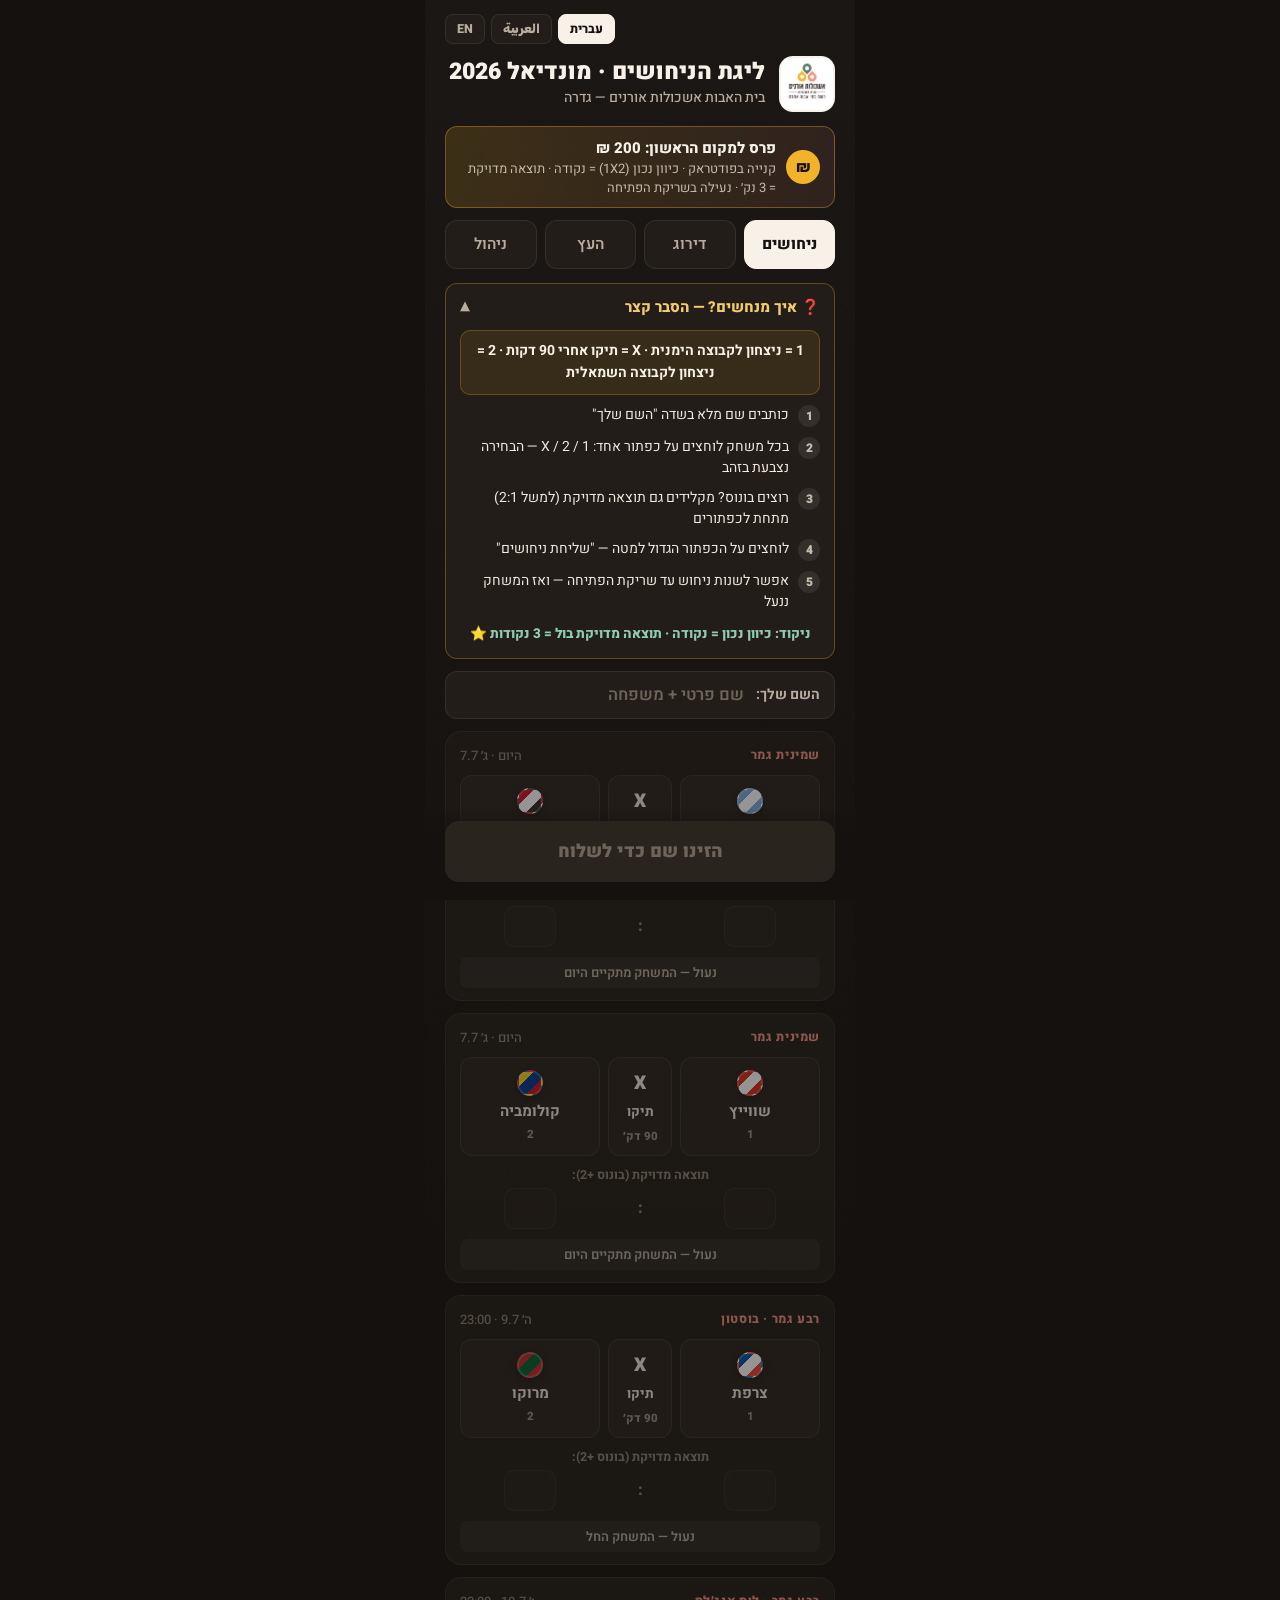
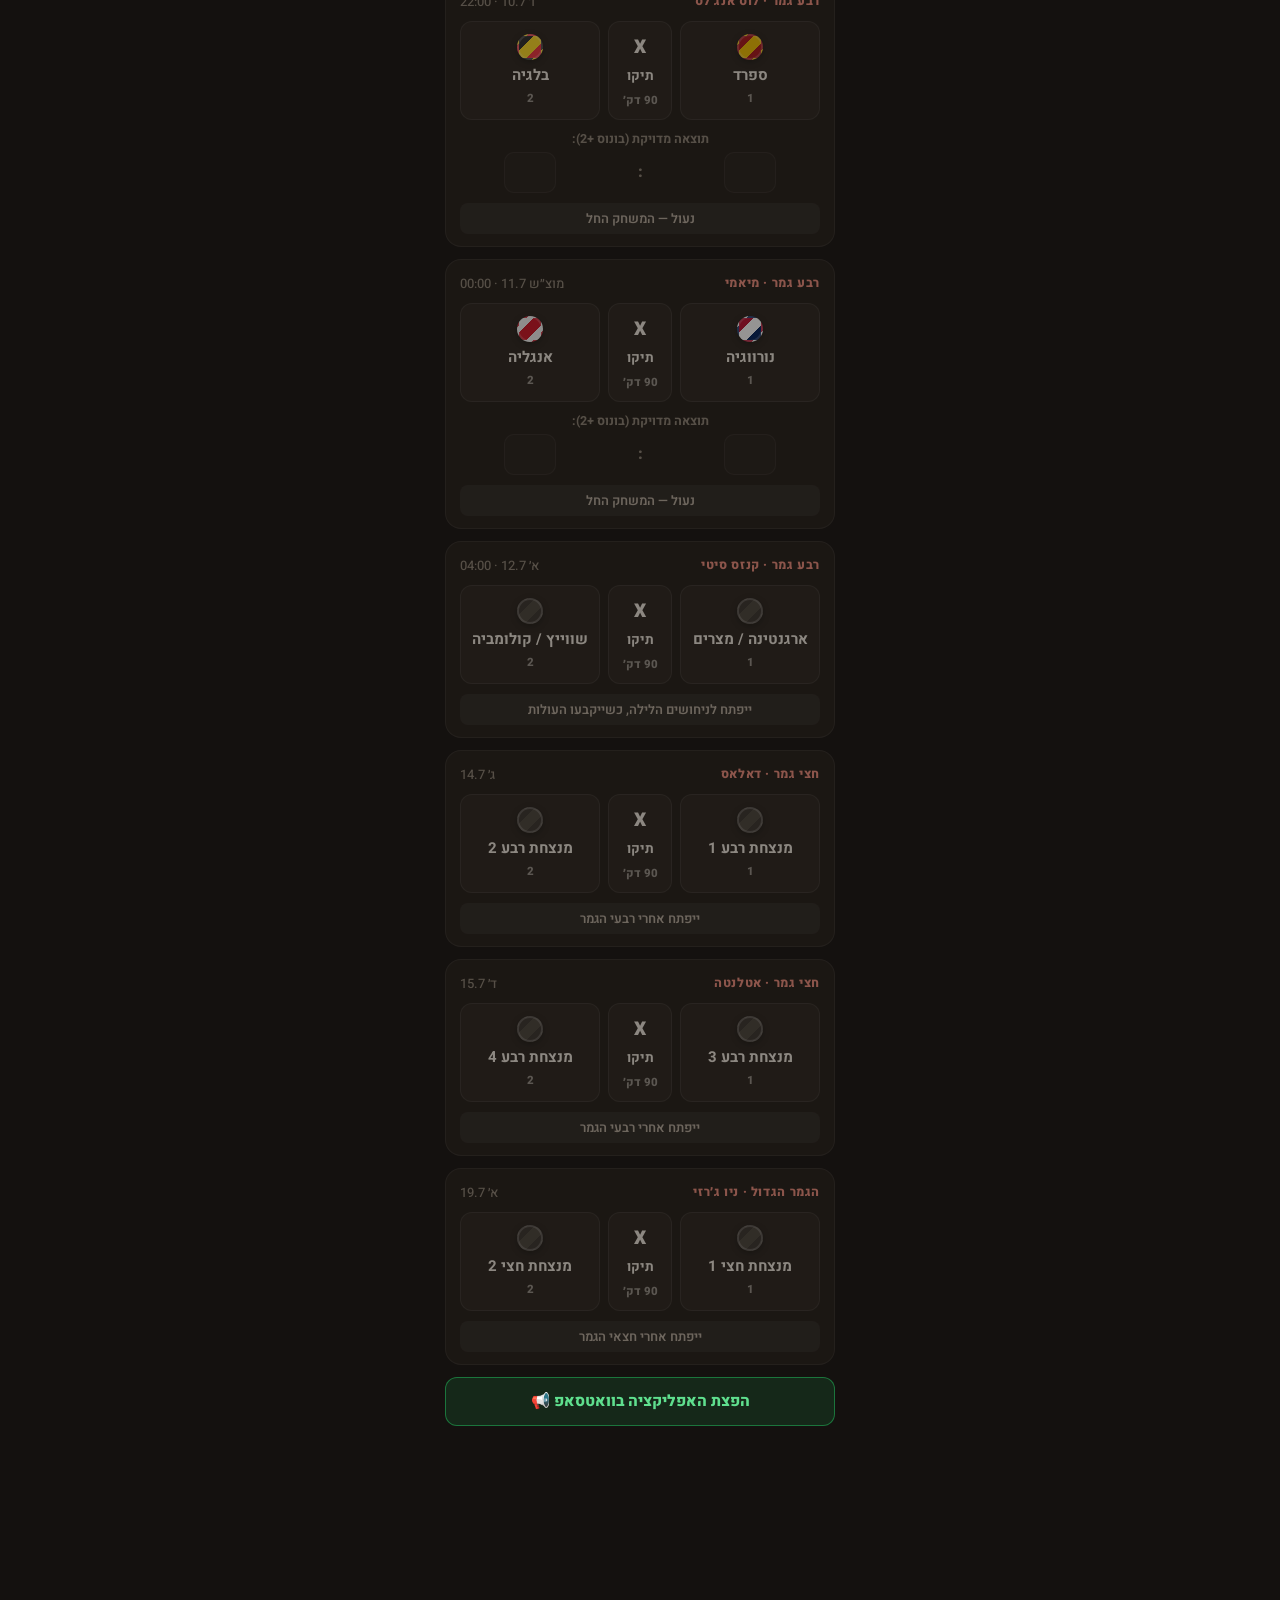
<file: index.html>
<!DOCTYPE html>
<html lang="he" dir="rtl">
<head>
<meta charset="utf-8">
<meta name="viewport" content="width=device-width, initial-scale=1">
<meta name="theme-color" content="#14110F">
<title>ליגת הניחושים · מונדיאל 2026 — אשכולות אורנים</title>
<link rel="icon" href="data:image/svg+xml,%3Csvg xmlns='http://www.w3.org/2000/svg' viewBox='0 0 100 100'%3E%3Ctext y='.9em' font-size='90'%3E%E2%9A%BD%3C/text%3E%3C/svg%3E">
<link rel="preconnect" href="https://fonts.googleapis.com">
<link rel="preconnect" href="https://fonts.gstatic.com" crossorigin>
<link href="https://fonts.googleapis.com/css2?family=Heebo:wght@400;500;700;800;900&family=Rubik:wght@400;500;600;700;800;900&display=swap" rel="stylesheet">
<link rel="stylesheet" href="css/style.css">
</head>
<body>
<div class="page">
  <div class="shell" id="app"></div>
</div>
<script src="js/i18n.js"></script>
<script src="js/data.js"></script>
<script src="js/store.js"></script>
<script src="js/app.js"></script>
</body>
</html>
</file>
<file: css/style.css>
/* ליגת הניחושים — מונדיאל 2026 · Eshkolot Oranim care home
   Design tokens: bg #14110F, cards #221D18, inset #2A241E; gold #F2B32B,
   coral #EF8E7D, green #4E7E6B; Heebo/Rubik 400–900. */

* { box-sizing: border-box; }

body {
  margin: 0;
  background: #14110F;
  font-family: 'Heebo', 'Rubik', system-ui, sans-serif;
}
a { color: #F2B32B; text-decoration: none; }
a:hover { color: #EF8E7D; }
button { font-family: inherit; }

@keyframes toastIn { from { transform: translate(-50%, 20px); opacity: 0; } to { transform: translate(-50%, 0); opacity: 1; } }
@keyframes champIn { from { transform: scale(.92); opacity: 0; } to { transform: scale(1); opacity: 1; } }

.page { min-height: 100vh; display: flex; justify-content: center; background: #14110F; }
.shell {
  width: 100%; max-width: 430px; min-height: 100vh;
  background: linear-gradient(180deg, #1B1714 0%, #14110F 40%);
  display: flex; flex-direction: column; position: relative;
}

/* ---- Language switcher ---- */
.lang-row { display: flex; gap: 6px; padding: 14px 20px 0; justify-content: flex-end; }
.lang-btn {
  padding: 5px 11px; border-radius: 8; border-radius: 8px; font-size: 12.5px; font-weight: 800; cursor: pointer;
  transition: all .15s ease; background: #221D18; color: #B7AC9E; border: 1px solid rgba(255,255,255,.08);
}
.lang-btn.active { background: #F7F1E7; color: #171310; border-color: #F7F1E7; }

/* ---- Header + prize ---- */
.app-header { padding: 12px 20px 14px; display: flex; align-items: center; gap: 14px; }
.logo-tile {
  width: 56px; height: 56px; border-radius: 14px; background: #F7F3EC;
  display: flex; align-items: center; justify-content: center; overflow: hidden; flex: none;
}
.logo-tile img { width: 52px; height: 52px; object-fit: cover; border-radius: 10px; }
.head-text { display: flex; flex-direction: column; gap: 2px; }
.app-title { font-size: 23px; font-weight: 900; color: #F7F1E7; line-height: 1.1; }
.app-subtitle { font-size: 14px; font-weight: 500; color: #B7AC9E; }

.prize-banner {
  margin: 0 20px 12px; padding: 10px 14px; border-radius: 12px;
  background: linear-gradient(90deg, rgba(242,179,43,.16), rgba(239,142,125,.10));
  border: 1px solid rgba(242,179,43,.35);
  display: flex; align-items: center; gap: 10px;
}
.prize-coin {
  width: 34px; height: 34px; border-radius: 50%; background: #F2B32B; color: #171310;
  display: flex; align-items: center; justify-content: center; font-weight: 900; font-size: 15px; flex: none;
}
.prize-text { display: flex; flex-direction: column; }
.prize-title { font-size: 15px; font-weight: 800; color: #F7F1E7; }
.prize-sub { font-size: 13px; color: #C7BCAC; }

/* ---- Tabs ---- */
.tab-row { display: flex; gap: 8px; padding: 0 20px 14px; }
.tab-btn {
  flex: 1; padding: 12px 0; border-radius: 12px; font-size: 15.5px; cursor: pointer;
  font-weight: 600; transition: all .15s ease;
  background: #221D18; color: #B7AC9E; border: 1px solid rgba(255,255,255,.08);
}
.tab-btn.active { font-weight: 800; background: #F7F1E7; color: #171310; border-color: #F7F1E7; }

/* ---- How-to-play help card ---- */
.help-card { background: #221D18; border: 1px solid rgba(242,179,43,.3); border-radius: 12px; overflow: hidden; }
.help-head {
  display: flex; align-items: center; justify-content: space-between; gap: 10px;
  padding: 12px 14px; cursor: pointer; font-size: 15px; font-weight: 800; color: #F2CB6E;
}
.help-chev { font-size: 13px; color: #B7AC9E; transition: transform .2s ease; }
.help-card.open .help-chev { transform: rotate(180deg); }
.help-body { display: none; padding: 0 14px 14px; flex-direction: column; gap: 9px; }
.help-card.open .help-body { display: flex; }
.help-what {
  font-size: 14px; font-weight: 700; color: #F7F1E7; line-height: 1.6; text-align: center;
  background: rgba(242,179,43,.1); border: 1px solid rgba(242,179,43,.25); border-radius: 10px; padding: 9px 10px;
}
.help-step { display: flex; align-items: flex-start; gap: 9px; font-size: 14px; color: #EFE9DF; line-height: 1.5; }
.help-step-num {
  width: 22px; height: 22px; border-radius: 50%; flex: none; display: flex; align-items: center; justify-content: center;
  background: rgba(255,255,255,.08); color: #C7BCAC; font-size: 12px; font-weight: 900; margin-top: 1px;
}
.help-scoring { font-size: 13.5px; font-weight: 800; color: #8FCDB2; text-align: center; padding-top: 3px; }

/* ---- Picks screen ---- */
.screen-picks { display: flex; flex-direction: column; gap: 12px; padding: 0 20px 110px; }
.finished-banner {
  padding: 10px 14px; border-radius: 12px; background: rgba(242,179,43,.14);
  border: 1px solid rgba(242,179,43,.4); font-size: 13px; font-weight: 700; color: #F2CB6E; text-align: center;
}
.name-card {
  display: flex; align-items: center; gap: 10px; background: #221D18;
  border: 1px solid rgba(255,255,255,.08); border-radius: 12px; padding: 10px 14px;
}
.name-label { font-size: 14px; font-weight: 700; color: #B7AC9E; flex: none; }
.name-input {
  flex: 1; min-width: 0; background: transparent; border: none; outline: none; color: #F7F1E7;
  font-family: 'Heebo', 'Rubik', sans-serif; font-size: 16.5px; font-weight: 600;
}
.name-input::placeholder { color: #6E655A; }
.name-fixed { flex: 1; min-width: 0; font-size: 16.5px; font-weight: 700; color: #F7F1E7; }
.name-lock { font-size: 14px; flex: none; }
.name-note { font-size: 11.5px; color: #6E655A; text-align: center; margin-top: -6px; }

.match-card {
  background: #221D18; border: 1px solid rgba(255,255,255,.07);
  border-radius: 16px; padding: 14px 14px 12px;
}
.match-card.locked { opacity: .55; }
.match-head { display: flex; justify-content: space-between; align-items: center; margin-bottom: 10px; }
.match-round { font-size: 12.5px; font-weight: 800; color: #EF8E7D; letter-spacing: .05em; }
.match-round.admin { color: #7FB09C; }
.match-date { font-size: 13px; font-weight: 500; color: #8D8375; }

.countdown {
  margin: -2px 0 10px; padding: 5px 10px; border-radius: 8px; text-align: center;
  font-size: 13px; font-weight: 800; font-variant-numeric: tabular-nums;
  color: #C7BCAC; background: rgba(255,255,255,.05); border: 1px solid rgba(255,255,255,.06);
}
.countdown.urgent { color: #EF8E7D; background: rgba(239,142,125,.12); border-color: rgba(239,142,125,.4); }

.pick-grid { display: grid; grid-template-columns: 1fr 64px 1fr; gap: 8px; }
.pick-btn {
  display: flex; flex-direction: column; align-items: center; justify-content: flex-start; gap: 6px;
  padding: 12px 4px 10px; border-radius: 12px; cursor: pointer; transition: all .15s ease;
  background: #2A241E; color: #EFE9DF; border: 1.5px solid rgba(255,255,255,.08); font-weight: 500;
}
.pick-btn:disabled { cursor: default; }
.pick-btn.selected {
  background: #F2B32B; color: #171310; border-color: #F2B32B; font-weight: 800;
  box-shadow: 0 4px 14px rgba(242,179,43,.3);
}
.pick-btn.res-selected {
  background: #4E7E6B; color: #F7F3EC; border-color: #4E7E6B; font-weight: 800;
  box-shadow: 0 4px 14px rgba(78,126,107,.35);
}
.pick-team { font-size: 15px; font-weight: 700; line-height: 1.2; text-align: center; }
.pick-num { font-size: 11.5px; opacity: .55; font-weight: 800; }
.pick-x { font-size: 19px; font-weight: 900; line-height: 26px; }
.pick-draw { font-size: 13.5px; font-weight: 700; }

.badge {
  width: 26px; height: 26px; border-radius: 50%; flex: none;
  border: 2px solid rgba(255,255,255,.18); box-shadow: 0 2px 6px rgba(0,0,0,.35);
}
.badge.sm { width: 18px; height: 18px; }

.match-note {
  margin-top: 10px; font-size: 13px; font-weight: 600; color: #B7AC9E;
  background: rgba(255,255,255,.05); border-radius: 8px; padding: 6px 10px; text-align: center;
}

.wa-btn {
  width: 100%; padding: 12px 0; border-radius: 12px; cursor: pointer;
  border: 1.5px solid rgba(37,211,102,.45); background: rgba(37,211,102,.12);
  color: #5FDF8E; font-size: 15.5px; font-weight: 800;
}

.submit-bar {
  position: sticky; bottom: 0; padding: 12px 20px 18px;
  background: linear-gradient(0deg, #14110F 65%, rgba(20,17,15,0)); margin-top: auto;
}
.submit-btn {
  width: 100%; padding: 17px 0; border-radius: 14px; border: none;
  font-size: 18px; font-weight: 900; cursor: default; transition: all .2s ease;
  background: #2A241E; color: #6E655A;
}
.submit-btn.enabled {
  cursor: pointer; background: linear-gradient(90deg, #F2B32B, #EF8E7D); color: #171310;
  box-shadow: 0 6px 20px rgba(242,179,43,.35);
}

/* ---- Standings screen ---- */
.screen-board { display: flex; flex-direction: column; gap: 8px; padding: 0 20px 40px; }
.section-head { display: flex; justify-content: space-between; align-items: baseline; padding: 4px 2px 6px; }
.section-title { font-size: 17px; font-weight: 800; color: #F7F1E7; }
.section-sub { font-size: 13px; color: #8D8375; }

.champ-card {
  background: linear-gradient(135deg, #F2B32B, #EF8E7D); border-radius: 18px; padding: 20px 18px;
  text-align: center; display: flex; flex-direction: column; gap: 6px;
  animation: champIn .4s ease; box-shadow: 0 10px 30px rgba(242,179,43,.25);
}
.champ-label { font-size: 12px; font-weight: 800; letter-spacing: .12em; color: rgba(23,19,16,.65); }
.champ-name { font-size: 30px; font-weight: 900; color: #171310; line-height: 1.1; }
.champ-sub { font-size: 13px; font-weight: 700; color: rgba(23,19,16,.78); }

.board-row {
  display: flex; align-items: center; gap: 12px; padding: 11px 14px; border-radius: 12px;
  background: #221D18; border: 1px solid rgba(255,255,255,.06);
}
.board-row.me { background: rgba(239,142,125,.10); border-color: rgba(239,142,125,.45); }
.rank {
  width: 26px; height: 26px; border-radius: 50%; flex: none; display: flex; align-items: center;
  justify-content: center; font-size: 13px; font-weight: 900;
  background: rgba(255,255,255,.08); color: #B7AC9E;
}
.rank.r1 { background: #F2B32B; color: #171310; }
.rank.r2 { background: #C7BCAC; color: #171310; }
.rank.r3 { background: #EF8E7D; color: #171310; }
.board-name { flex: 1; font-size: 16px; font-weight: 600; color: #F0EADF; }
.you-badge { font-size: 11px; font-weight: 800; color: #171310; background: #EF8E7D; border-radius: 6px; padding: 2px 7px; }
.board-pts { font-size: 17px; font-weight: 900; color: #F2B32B; min-width: 28px; text-align: end; }

.empty-card {
  text-align: center; font-size: 14.5px; color: #B7AC9E; background: #221D18;
  border: 1px dashed rgba(255,255,255,.14); border-radius: 12px; padding: 22px 16px;
}
.board-footer { text-align: center; font-size: 13.5px; color: #8D8375; padding: 10px 0 0; }

/* ---- Who picked what ---- */
.breakdown-wrap { display: flex; flex-direction: column; gap: 8px; margin-top: 14px; }
.breakdown-head { display: flex; justify-content: space-between; align-items: baseline; padding: 0 2px; gap: 10px; }
.breakdown-title { font-size: 17px; font-weight: 800; color: #F7F1E7; flex: none; }
.breakdown-note { font-size: 12px; color: #8D8375; text-align: end; }
.breakdown-empty {
  text-align: center; font-size: 12.5px; color: #B7AC9E; background: #221D18;
  border: 1px dashed rgba(255,255,255,.14); border-radius: 12px; padding: 18px 16px;
}
.breakdown-card {
  background: #221D18; border: 1px solid rgba(255,255,255,.07); border-radius: 12px;
  padding: 12px 14px; display: flex; flex-direction: column; gap: 8px;
}
.breakdown-card-head {
  display: flex; justify-content: space-between; align-items: baseline; gap: 8px;
  border-bottom: 1px solid rgba(255,255,255,.06); padding-bottom: 7px;
}
.breakdown-match { font-size: 14.5px; font-weight: 800; color: #F0EADF; }
.breakdown-round { font-size: 12px; color: #8D8375; flex: none; }
.breakdown-row { display: flex; align-items: center; justify-content: space-between; gap: 10px; }
.breakdown-name { font-size: 14px; font-weight: 600; color: #C7BCAC; }
.pick-chip {
  font-size: 12.5px; font-weight: 800; padding: 3px 9px; border-radius: 6px; flex: none;
  background: rgba(255,255,255,.08); color: #C7BCAC; border: 1px solid rgba(255,255,255,.1);
}
.pick-chip.ok { background: rgba(78,126,107,.25); color: #8FCDB2; border-color: rgba(78,126,107,.5); }
.pick-chip.bad { background: rgba(239,142,125,.15); color: #EF8E7D; border-color: rgba(239,142,125,.35); }

/* ---- Bracket ---- */
.screen-tree { display: flex; flex-direction: column; gap: 10px; padding: 0 20px 40px; }
.tree-scroll { overflow-x: auto; padding: 4px 0 10px; }
.tree-cols { display: flex; gap: 12px; min-width: 520px; align-items: stretch; }
.tree-col { width: 160px; flex: none; display: flex; flex-direction: column; gap: 8px; }
.tree-col-title { font-size: 12px; font-weight: 800; color: #EF8E7D; text-align: center; letter-spacing: .06em; }
.tree-col-title.gold { color: #F2B32B; }
.tree-col-body { flex: 1; display: flex; flex-direction: column; justify-content: space-around; gap: 8px; }
.tree-col-body.center { justify-content: center; gap: 10px; }
.tree-node {
  background: #221D18; border: 1px solid rgba(255,255,255,.07); border-radius: 12px;
  padding: 9px 10px; display: flex; flex-direction: column; gap: 7px;
}
.tree-node.final { border-color: rgba(242,179,43,.3); }
.tree-team { display: flex; align-items: center; gap: 7px; }
.tree-name { font-size: 13.5px; line-height: 1.2; flex: 1; font-weight: 600; color: #8D8375; }
.tree-name.known { color: #EFE9DF; }
.tree-name.winner { color: #F2B32B; font-weight: 900; }
.tree-name.loser { color: #6E655A; }
.tree-meta {
  font-size: 11.5px; font-weight: 600; color: #8D8375;
  border-top: 1px solid rgba(255,255,255,.06); padding-top: 6px;
}
.tree-champ-chip {
  background: linear-gradient(135deg, #F2B32B, #EF8E7D); border-radius: 12px; padding: 12px 10px;
  text-align: center; display: flex; flex-direction: column; gap: 3px;
}
.tree-champ-label { font-size: 10px; font-weight: 800; letter-spacing: .1em; color: rgba(23,19,16,.65); }
.tree-champ-name { font-size: 18px; font-weight: 900; color: #171310; }
.tree-hint { text-align: center; font-size: 11.5px; color: #8D8375; }

/* ---- Admin ---- */
.screen-pin { display: flex; flex-direction: column; align-items: center; gap: 14px; padding: 30px 20px 60px; }
.pin-glyph {
  width: 52px; height: 52px; border-radius: 50%; background: #221D18; border: 1px solid rgba(255,255,255,.1);
  display: flex; align-items: center; justify-content: center; font-size: 20px; font-weight: 900; color: #B7AC9E;
}
.pin-title { font-size: 18px; font-weight: 800; color: #F7F1E7; }
.pin-hint { font-size: 14px; color: #8D8375; text-align: center; }
.pin-input {
  width: 150px; background: #221D18; border: 1.5px solid rgba(255,255,255,.12); border-radius: 12px;
  padding: 12px 0; text-align: center; font-family: 'Heebo', 'Rubik', sans-serif;
  font-size: 22px; font-weight: 800; letter-spacing: 8px; color: #F7F1E7; outline: none;
}
.pin-error { font-size: 12.5px; font-weight: 700; color: #EF8E7D; }
.pin-enter {
  width: 150px; padding: 11px 0; border-radius: 12px; border: none; cursor: pointer;
  font-size: 14.5px; font-weight: 800; background: #F7F1E7; color: #171310;
}

.screen-admin { display: flex; flex-direction: column; gap: 12px; padding: 0 20px 40px; }
.admin-info {
  padding: 10px 14px; border-radius: 12px; background: rgba(78,126,107,.14);
  border: 1px solid rgba(78,126,107,.45); font-size: 14px; font-weight: 600; color: #C7E0D5; line-height: 1.5;
}
.adv-wrap { display: flex; flex-direction: column; gap: 6px; margin-top: 10px; }
.adv-label { font-size: 12.5px; font-weight: 700; color: #8D8375; text-align: center; }
.adv-row { display: flex; gap: 8px; }
.adv-btn {
  flex: 1; padding: 9px 6px; border-radius: 10px; cursor: pointer; font-size: 14px; font-weight: 600;
  transition: all .15s ease; background: #2A241E; color: #B7AC9E; border: 1.5px solid rgba(255,255,255,.1);
}
.adv-btn.on { background: #4E7E6B; color: #F7F3EC; border-color: #4E7E6B; font-weight: 800; }
.reset-btn {
  align-self: center; margin-top: 4px; background: none; border: none; cursor: pointer;
  font-size: 14px; font-weight: 700; color: #8D8375; text-decoration: underline;
}

/* ---- Exact score inputs ---- */
/* Grid mirrors the 1/X/2 columns: each score box sits under its team's button */
.score-row { display: grid; grid-template-columns: 1fr 64px 1fr; gap: 8px; align-items: center; margin-top: 4px; }
.score-row .score-input { justify-self: center; }
.score-label { display: block; font-size: 12.5px; font-weight: 700; color: #8D8375; text-align: center; margin-top: 10px; }
.score-input {
  width: 52px; background: #2A241E; border: 1.5px solid rgba(255,255,255,.1); border-radius: 10px;
  padding: 7px 0; text-align: center; font-family: 'Heebo', 'Rubik', sans-serif;
  font-size: 17px; font-weight: 800; color: #F7F1E7; outline: none;
}
.score-input:focus { border-color: #F2B32B; }
.score-input:disabled { opacity: .55; }
.score-row.admin .score-input:focus { border-color: #4E7E6B; }
.score-colon { color: #8D8375; font-weight: 800; text-align: center; }

/* ---- Standings row expansion (tap a name to see their picks) ---- */
.board-item { display: flex; flex-direction: column; }
.board-row { cursor: pointer; }
.board-row.open { border-radius: 12px 12px 0 0; }
.row-detail {
  background: #1C1814; border: 1px solid rgba(255,255,255,.06); border-top: none;
  border-radius: 0 0 12px 12px; padding: 10px 14px; display: flex; flex-direction: column; gap: 7px;
}
.row-detail-empty { font-size: 13.5px; color: #8D8375; text-align: center; padding: 4px 0; }
.row-detail-note { font-size: 12px; color: #6E655A; text-align: center; padding-top: 2px; }

/* ---- Auto-fetch results (admin) ---- */
.fetch-card { display: flex; flex-direction: column; gap: 8px; }
.fetch-btn {
  width: 100%; padding: 12px 0; border-radius: 12px; cursor: pointer; font-size: 15px; font-weight: 800;
  background: rgba(78,126,107,.14); border: 1.5px solid rgba(78,126,107,.45); color: #8FCDB2;
}
.fetch-btn:disabled { opacity: .6; cursor: default; }
.fetch-msg { font-size: 13px; color: #B7AC9E; text-align: center; padding: 2px 0; }
.fetch-preview {
  background: #221D18; border: 1px solid rgba(78,126,107,.45); border-radius: 12px;
  padding: 12px 14px; display: flex; flex-direction: column; gap: 8px;
}
.fetch-title { font-size: 14px; font-weight: 800; color: #C7E0D5; text-align: center; }
.fetch-row { display: flex; justify-content: space-between; gap: 10px; font-size: 14px; color: #EFE9DF; }
.fetch-row b { color: #8FCDB2; }
.fetch-actions { display: flex; gap: 8px; margin-top: 4px; }
.fetch-apply {
  flex: 2; padding: 10px 0; border-radius: 10px; border: none; cursor: pointer;
  background: #4E7E6B; color: #F7F3EC; font-size: 14px; font-weight: 800;
}
.fetch-cancel {
  flex: 1; padding: 10px 0; border-radius: 10px; cursor: pointer;
  background: #2A241E; border: 1.5px solid rgba(255,255,255,.1); color: #B7AC9E; font-size: 14px; font-weight: 700;
}

/* ---- Admin participants management ---- */
.part-row {
  display: flex; align-items: center; gap: 10px; padding: 10px 14px; border-radius: 12px;
  background: #221D18; border: 1px solid rgba(255,255,255,.06);
}
.part-row .board-name { flex: 1; }
.part-meta { font-size: 13px; font-weight: 700; color: #8D8375; }
.remove-btn {
  min-width: 30px; height: 30px; border-radius: 8px; cursor: pointer; flex: none;
  background: rgba(239,142,125,.12); border: 1.5px solid rgba(239,142,125,.4);
  color: #EF8E7D; font-size: 13px; font-weight: 800;
}
.remove-btn.armed { background: #EF8E7D; color: #171310; padding: 0 10px; }
.reset-btn.armed { color: #EF8E7D; font-weight: 800; }

/* ---- Toast ---- */
.toast {
  position: fixed; bottom: 92px; left: 50%; transform: translateX(-50%);
  background: #4E7E6B; color: #F7F3EC; font-size: 15.5px; font-weight: 700; padding: 12px 22px;
  border-radius: 99px; box-shadow: 0 8px 24px rgba(0,0,0,.45);
  animation: toastIn .25s ease; z-index: 50;
  max-width: 88vw; text-align: center;
}
.toast.error { background: #B3574A; }
</file>
